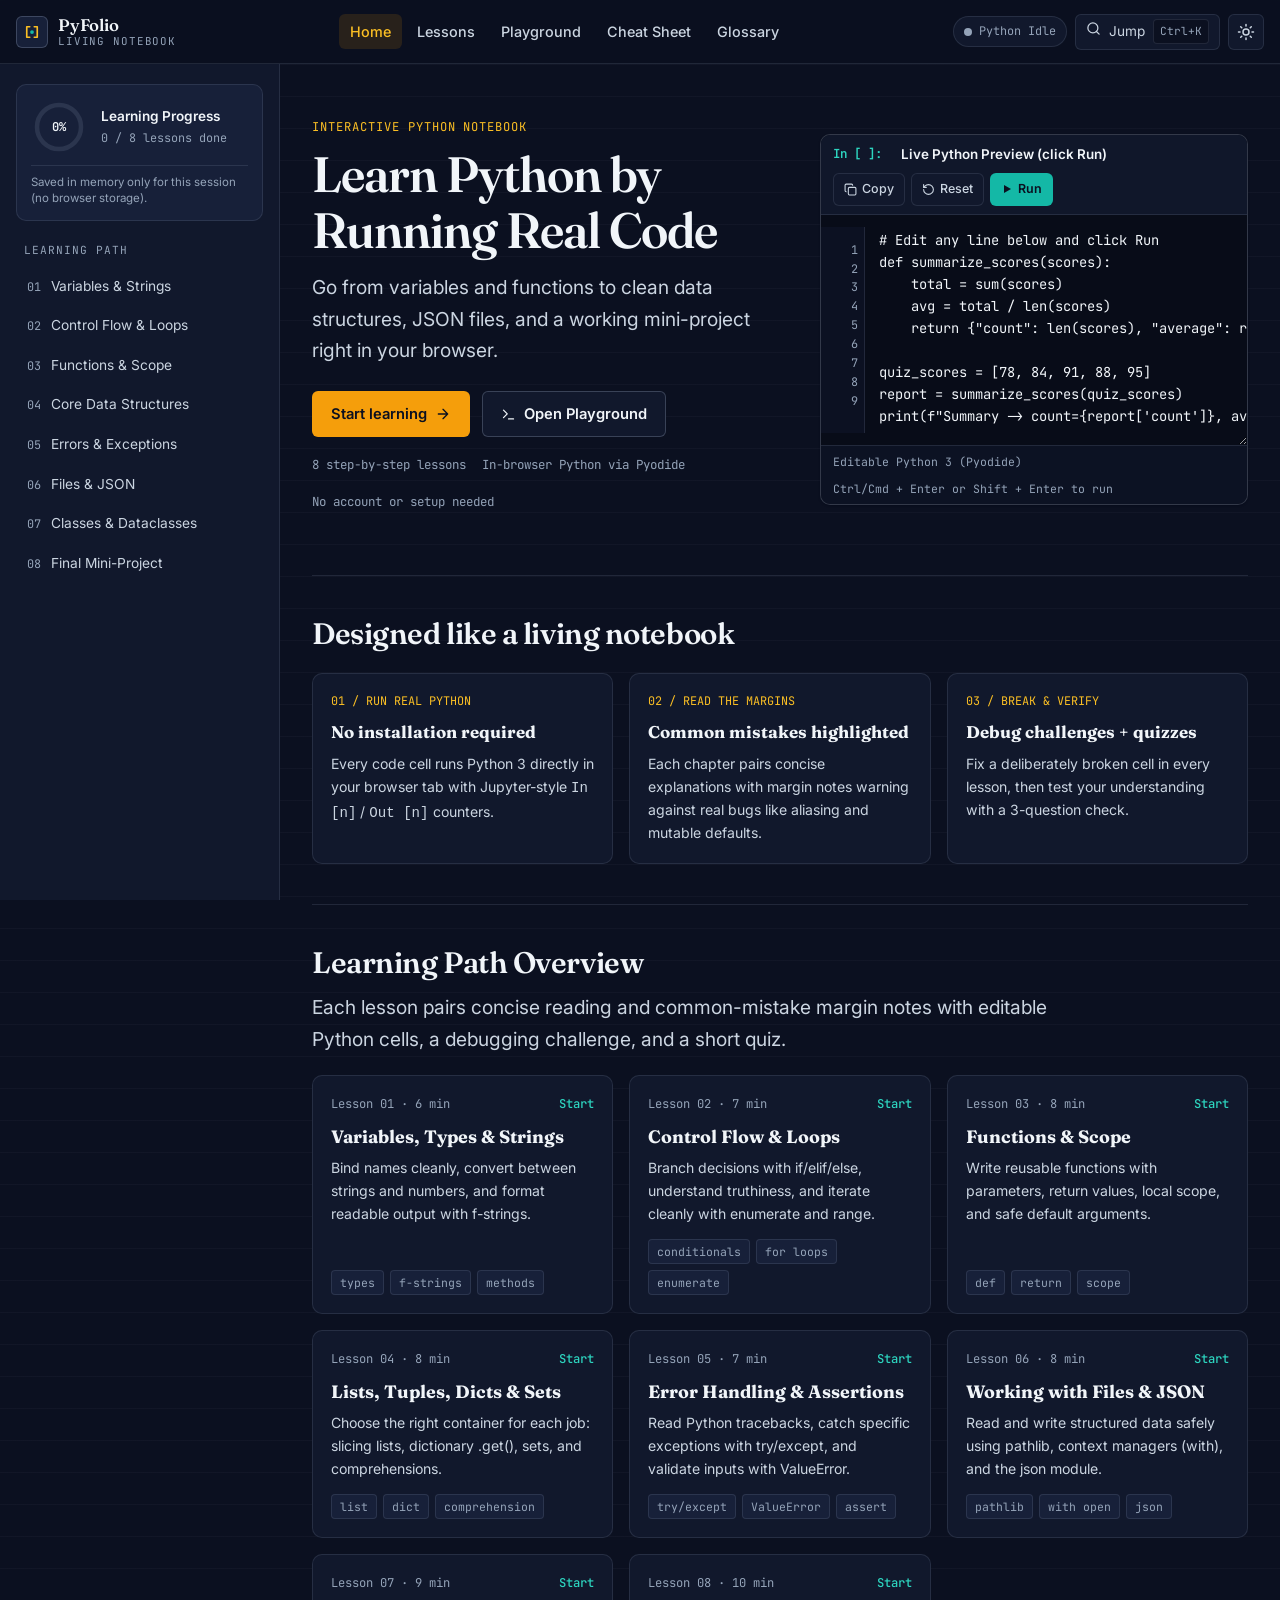
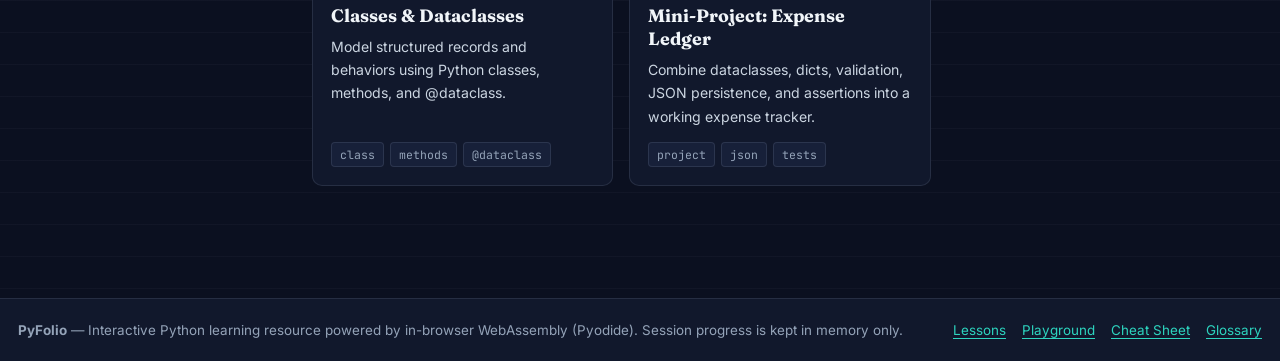
<file: index.html>
<!DOCTYPE html>
<html lang="en" data-theme="dark">
<head>
  <meta charset="UTF-8" />
  <meta name="viewport" content="width=device-width, initial-scale=1.0" />
  <title>PyFolio — Learn Python in a Living Notebook</title>
  <meta
    name="description"
    content="Learn Python step by step by editing and running real code in the browser. A living notebook with Jupyter-style cells, margin notes, debugging challenges, and quizzes."
  />

  <!-- Open Graph -->
  <meta property="og:type" content="website" />
  <meta property="og:title" content="PyFolio — Learn Python in a Living Notebook" />
  <meta
    property="og:description"
    content="Step-by-step interactive Python lessons powered by in-browser Pyodide cells, debugging challenges, cheat sheets, and a searchable glossary."
  />
  <meta name="theme-color" content="#0B1020" />

  <!-- Simple inline SVG favicon -->
  <link
    rel="icon"
    type="image/svg+xml"
    href="data:image/svg+xml,%3Csvg xmlns='http://www.w3.org/2000/svg' viewBox='0 0 32 32'%3E%3Crect width='32' height='32' rx='6' fill='%230B1020'/%3E%3Cpath d='M11 8H7v16h4M21 8h4v16h-4' stroke='%23F59E0B' stroke-width='2.5' fill='none' stroke-linecap='round' stroke-linejoin='round'/%3E%3Ccircle cx='16' cy='16' r='3' fill='%232DD4BF'/%3E%3C/svg%3E"
  />

  <!-- Google Fonts: Fraunces (headings), Inter (body), JetBrains Mono (code) -->
  <link rel="preconnect" href="https://fonts.googleapis.com" />
  <link rel="preconnect" href="https://fonts.gstatic.com" crossorigin />
  <link
    href="https://fonts.googleapis.com/css2?family=Fraunces:ital,opsz,wght@0,9..144,400..700;1,9..144,400..500&family=Inter:wght@400;500;600;700&family=JetBrains+Mono:wght@400;500;600&display=swap"
    rel="stylesheet"
  />

  <link rel="stylesheet" href="./styles/tokens.css" />
  <link rel="stylesheet" href="./styles/main.css" />
</head>
<body>
  <a class="skip-link" href="#main-content">Skip to main content</a>

  <div id="app" class="app-shell">
    <header class="site-header" role="banner">
      <div class="header-inner">
        <div class="header-left">
          <button
            type="button"
            id="mobile-menu-btn"
            class="icon-btn mobile-only"
            aria-label="Toggle learning path sidebar"
            aria-expanded="false"
            aria-controls="sidebar-drawer"
          ></button>

          <a href="#/" class="brand-link" id="brand-link">
            <span class="brand-mark" aria-hidden="true"></span>
            <span class="brand-text">
              <span class="brand-name" id="brand-name">PyFolio</span>
              <span class="brand-sub">Living Notebook</span>
            </span>
          </a>
        </div>

        <nav class="primary-nav" aria-label="Primary navigation">
          <a href="#/" class="nav-link" data-nav="home">Home</a>
          <a href="#/lessons/variables-strings" class="nav-link" data-nav="lessons">Lessons</a>
          <a href="#/playground" class="nav-link" data-nav="playground">Playground</a>
          <a href="#/cheatsheet" class="nav-link" data-nav="cheatsheet">Cheat Sheet</a>
          <a href="#/glossary" class="nav-link" data-nav="glossary">Glossary</a>
        </nav>

        <div class="header-actions">
          <div class="kernel-pill" id="kernel-status" role="status" aria-live="polite" title="In-browser Python (Pyodide) runtime status">
            <span class="kernel-dot" aria-hidden="true"></span>
            <span class="kernel-label">Python Idle</span>
          </div>

          <button
            type="button"
            id="cmd-palette-btn"
            class="cmd-trigger"
            aria-label="Open command palette"
            title="Quick jump (Ctrl/Cmd + K)"
          >
            <span class="cmd-trigger-icon" aria-hidden="true"></span>
            <span class="cmd-trigger-text">Jump</span>
            <kbd class="kbd-hint" id="cmd-kbd-hint">Ctrl+K</kbd>
          </button>

          <button
            type="button"
            id="theme-toggle-btn"
            class="icon-btn"
            aria-label="Switch to light mode"
            title="Toggle color theme"
          ></button>
        </div>
      </div>
    </header>

    <div class="workspace-frame" id="workspace-frame">
      <aside id="sidebar-drawer" class="sidebar" aria-label="Learning path and session progress"></aside>
      <div class="sidebar-backdrop" id="sidebar-backdrop" hidden></div>

      <main id="main-content" class="main-content" tabindex="-1">
        <div class="loading-shell">
          <p class="mono-muted">Loading Python notebook...</p>
        </div>
      </main>
    </div>

    <footer class="site-footer" role="contentinfo">
      <div class="footer-inner">
        <p class="footer-note">
          <strong>PyFolio</strong> — Interactive Python learning resource powered by in-browser WebAssembly (Pyodide). Session progress is kept in memory only.
        </p>
        <div class="footer-links">
          <a href="#/lessons/variables-strings">Lessons</a>
          <a href="#/playground">Playground</a>
          <a href="#/cheatsheet">Cheat Sheet</a>
          <a href="#/glossary">Glossary</a>
        </div>
      </div>
    </footer>
  </div>

  <!-- Command Palette Modal -->
  <div
    id="command-palette-backdrop"
    class="palette-backdrop"
    hidden
    role="dialog"
    aria-modal="true"
    aria-labelledby="palette-input-label"
  >
    <div class="palette-dialog">
      <div class="palette-search-row">
        <span class="palette-search-icon" aria-hidden="true"></span>
        <label id="palette-input-label" for="palette-input" class="sr-only">
          Search lessons, cheat sheet entries, and glossary terms
        </label>
        <input
          id="palette-input"
          type="text"
          class="palette-input"
          placeholder="Jump to lesson, cheat sheet snippet, or glossary term..."
          autocomplete="off"
          spellcheck="false"
        />
        <kbd class="kbd-hint">Esc</kbd>
      </div>
      <div id="palette-results" class="palette-results" role="listbox" aria-label="Quick navigation results"></div>
      <div class="palette-footer">
        <span><kbd>&uarr;</kbd><kbd>&darr;</kbd> navigate</span>
        <span><kbd>Enter</kbd> open</span>
        <span><kbd>Esc</kbd> close</span>
      </div>
    </div>
  </div>

  <script type="module" src="./js/app.js"></script>
</body>
</html>
</file>
<file: styles/tokens.css>
/* ==========================================================================
   Design Tokens — PyFolio ("The Living Notebook")
   Dark Ink (#0B1020) + Warm Archival Paper Light Mode
   Accents: Warm Amber + Cool Teal
   ========================================================================== */

:root {
  --font-display: 'Fraunces', Georgia, 'Times New Roman', serif;
  --font-sans: 'Inter', system-ui, -apple-system, BlinkMacSystemFont, 'Segoe UI', sans-serif;
  --font-mono: 'JetBrains Mono', ui-monospace, SFMono-Regular, Menlo, Monaco, Consolas, monospace;

  --header-height: 64px;
  --sidebar-width: 280px;
  --reading-max: 72ch;
  --radius-sm: 6px;
  --radius-md: 10px;
  --radius-lg: 14px;

  --ease-out: cubic-bezier(0.22, 1, 0.36, 1);
  --dur-fast: 150ms;
  --dur-med: 260ms;
}

/* Dark Ink Theme (Default) */
:root[data-theme='dark'] {
  color-scheme: dark;

  --bg-canvas: #0B1020;
  --bg-surface: #11182C;
  --bg-elevated: #172039;
  --bg-code: #080C18;
  --bg-code-header: #10172A;
  --bg-hover: rgba(148, 163, 184, 0.08);

  --text-primary: #F1F5F9;
  --text-secondary: #CBD5E1;
  --text-muted: #94A3B8;

  --border-subtle: rgba(148, 163, 184, 0.16);
  --border-strong: rgba(148, 163, 184, 0.3);

  /* Warm Amber */
  --accent-amber: #F59E0B;
  --accent-amber-text: #FBBF24;
  --accent-amber-soft: rgba(245, 158, 11, 0.13);
  --accent-amber-border: rgba(245, 158, 11, 0.35);

  /* Cool Teal */
  --accent-teal: #14B8A6;
  --accent-teal-text: #2DD4BF;
  --accent-teal-soft: rgba(20, 184, 166, 0.13);
  --accent-teal-border: rgba(45, 212, 191, 0.35);

  /* Status */
  --status-error: #F87171;
  --status-error-soft: rgba(248, 113, 113, 0.12);
  --status-error-border: rgba(248, 113, 113, 0.35);

  --shadow-sm: 0 1px 2px rgba(2, 6, 23, 0.45);
  --shadow-lg: 0 20px 50px rgba(2, 6, 23, 0.65);
  --notebook-rule: rgba(148, 163, 184, 0.045);

  /* Syntax Tokens (Dark Ink) */
  --tok-comment: #7C8CA3;
  --tok-string: #5EEAD4;
  --tok-keyword: #FBBF24;
  --tok-builtin: #93C5FD;
  --tok-number: #FDBA74;
  --tok-decorator: #C4B5FD;
}

/* Light Paper Theme */
:root[data-theme='light'] {
  color-scheme: light;

  --bg-canvas: #FAF8F5;
  --bg-surface: #FFFFFF;
  --bg-elevated: #F3EFE8;
  --bg-code: #F4F1EA;
  --bg-code-header: #EAE5DC;
  --bg-hover: rgba(15, 23, 42, 0.05);

  --text-primary: #0F172A;
  --text-secondary: #334155;
  --text-muted: #526075;

  --border-subtle: rgba(15, 23, 42, 0.12);
  --border-strong: rgba(15, 23, 42, 0.24);

  --accent-amber: #B45309;
  --accent-amber-text: #92400E;
  --accent-amber-soft: rgba(217, 119, 6, 0.10);
  --accent-amber-border: rgba(180, 83, 9, 0.32);

  --accent-teal: #0F766E;
  --accent-teal-text: #115E59;
  --accent-teal-soft: rgba(13, 148, 136, 0.10);
  --accent-teal-border: rgba(15, 118, 110, 0.32);

  --status-error: #B91C1C;
  --status-error-soft: rgba(185, 28, 28, 0.08);
  --status-error-border: rgba(185, 28, 28, 0.3);

  --shadow-sm: 0 1px 3px rgba(15, 23, 42, 0.08);
  --shadow-lg: 0 20px 50px rgba(15, 23, 42, 0.16);
  --notebook-rule: rgba(15, 23, 42, 0.04);

  /* Syntax Tokens (Light Paper) */
  --tok-comment: #64748B;
  --tok-string: #0F766E;
  --tok-keyword: #B45309;
  --tok-builtin: #1D4ED8;
  --tok-number: #C2410C;
  --tok-decorator: #6D28D9;
}
</file>
<file: styles/main.css>
/* ==========================================================================
   Main Stylesheet — PyFolio ("The Living Notebook")
   ========================================================================== */

*,
*::before,
*::after {
  box-sizing: border-box;
}

html {
  font-size: 16px;
  scroll-behavior: smooth;
  -webkit-font-smoothing: antialiased;
  -moz-osx-font-smoothing: grayscale;
}

body {
  margin: 0;
  font-family: var(--font-sans);
  background-color: var(--bg-canvas);
  background-image: linear-gradient(to bottom, var(--notebook-rule) 1px, transparent 1px);
  background-size: 100% 32px;
  color: var(--text-primary);
  line-height: 1.65;
  min-height: 100vh;
}

a {
  color: var(--accent-teal-text);
  text-decoration-thickness: 1px;
  text-underline-offset: 3px;
  transition: color var(--dur-fast) var(--ease-out);
}

a:hover {
  color: var(--accent-amber-text);
}

button,
input,
textarea {
  font: inherit;
  color: inherit;
}

:focus-visible {
  outline: 2px solid var(--accent-amber);
  outline-offset: 2px;
}

.sr-only {
  position: absolute;
  width: 1px;
  height: 1px;
  padding: 0;
  margin: -1px;
  overflow: hidden;
  clip: rect(0, 0, 0, 0);
  white-space: nowrap;
  border: 0;
}

.skip-link {
  position: fixed;
  top: -100px;
  left: 16px;
  z-index: 200;
  background: var(--accent-amber);
  color: #0B1020;
  font-weight: 600;
  padding: 10px 16px;
  border-radius: var(--radius-sm);
  text-decoration: none;
}

.skip-link:focus {
  top: 12px;
}

.mono-muted {
  font-family: var(--font-mono);
  font-size: 0.85rem;
  color: var(--text-muted);
}

/* Header */
.app-shell {
  display: flex;
  flex-direction: column;
  min-height: 100vh;
}

.site-header {
  position: sticky;
  top: 0;
  z-index: 50;
  height: var(--header-height);
  background: color-mix(in srgb, var(--bg-canvas) 90%, transparent);
  backdrop-filter: blur(10px);
  border-bottom: 1px solid var(--border-subtle);
}

.header-inner {
  max-width: 1440px;
  height: 100%;
  margin: 0 auto;
  padding: 0 16px;
  display: flex;
  align-items: center;
  justify-content: space-between;
  gap: 12px;
}

.header-left {
  display: flex;
  align-items: center;
  gap: 10px;
  min-width: 0;
}

.brand-link {
  display: inline-flex;
  align-items: center;
  gap: 10px;
  text-decoration: none;
  color: var(--text-primary);
}

.brand-mark {
  display: inline-flex;
  align-items: center;
  justify-content: center;
  width: 32px;
  height: 32px;
  border-radius: var(--radius-sm);
  background: var(--bg-elevated);
  border: 1px solid var(--border-strong);
  color: var(--accent-amber-text);
  flex-shrink: 0;
}

.brand-text {
  display: flex;
  flex-direction: column;
  line-height: 1.15;
}

.brand-name {
  font-family: var(--font-display);
  font-weight: 600;
  font-size: 1.05rem;
  letter-spacing: -0.01em;
}

.brand-sub {
  font-family: var(--font-mono);
  font-size: 0.68rem;
  text-transform: uppercase;
  letter-spacing: 0.08em;
  color: var(--text-muted);
}

.primary-nav {
  display: none;
  align-items: center;
  gap: 4px;
}

.nav-link {
  padding: 6px 11px;
  border-radius: var(--radius-sm);
  text-decoration: none;
  font-size: 0.9rem;
  font-weight: 500;
  color: var(--text-secondary);
  transition: background-color var(--dur-fast) var(--ease-out), color var(--dur-fast) var(--ease-out);
}

.nav-link:hover {
  background: var(--bg-hover);
  color: var(--text-primary);
}

.nav-link[aria-current='page'] {
  background: var(--accent-amber-soft);
  color: var(--accent-amber-text);
}

.header-actions {
  display: flex;
  align-items: center;
  gap: 8px;
}

.kernel-pill {
  display: none;
  align-items: center;
  gap: 7px;
  padding: 5px 10px;
  border-radius: 999px;
  border: 1px solid var(--border-subtle);
  background: var(--bg-surface);
  font-family: var(--font-mono);
  font-size: 0.74rem;
  color: var(--text-muted);
}

.kernel-dot {
  width: 8px;
  height: 8px;
  border-radius: 50%;
  background: var(--text-muted);
}

.kernel-pill[data-state='loading'] .kernel-dot {
  background: var(--accent-amber);
  animation: pulse-dot 1.1s infinite ease-in-out;
}

.kernel-pill[data-state='ready'] .kernel-dot {
  background: var(--accent-teal);
}

.kernel-pill[data-state='running'] .kernel-dot {
  background: var(--accent-amber);
  animation: pulse-dot 0.7s infinite ease-in-out;
}

.kernel-pill[data-state='error'] .kernel-dot {
  background: var(--status-error);
}

@keyframes pulse-dot {
  0%, 100% { opacity: 0.45; transform: scale(0.9); }
  50% { opacity: 1; transform: scale(1.15); }
}

.icon-btn {
  display: inline-flex;
  align-items: center;
  justify-content: center;
  width: 36px;
  height: 36px;
  border-radius: var(--radius-sm);
  border: 1px solid var(--border-subtle);
  background: var(--bg-surface);
  color: var(--text-secondary);
  cursor: pointer;
  transition: border-color var(--dur-fast) var(--ease-out), background-color var(--dur-fast) var(--ease-out), color var(--dur-fast) var(--ease-out);
}

.icon-btn:hover {
  border-color: var(--border-strong);
  background: var(--bg-elevated);
  color: var(--text-primary);
}

.cmd-trigger {
  display: inline-flex;
  align-items: center;
  gap: 8px;
  height: 36px;
  padding: 0 10px;
  border-radius: var(--radius-sm);
  border: 1px solid var(--border-subtle);
  background: var(--bg-surface);
  color: var(--text-secondary);
  font-size: 0.85rem;
  cursor: pointer;
  transition: border-color var(--dur-fast) var(--ease-out), background-color var(--dur-fast) var(--ease-out);
}

.cmd-trigger:hover {
  border-color: var(--border-strong);
  background: var(--bg-elevated);
  color: var(--text-primary);
}

.cmd-trigger-text {
  display: none;
}

.kbd-hint {
  font-family: var(--font-mono);
  font-size: 0.7rem;
  padding: 2px 6px;
  border-radius: 4px;
  border: 1px solid var(--border-subtle);
  background: var(--bg-canvas);
  color: var(--text-muted);
}

/* Workspace & Sidebar */
.workspace-frame {
  flex: 1;
  max-width: 1440px;
  width: 100%;
  margin: 0 auto;
  display: flex;
  position: relative;
}

.sidebar {
  position: fixed;
  top: var(--header-height);
  left: 0;
  bottom: 0;
  width: var(--sidebar-width);
  background: var(--bg-surface);
  border-right: 1px solid var(--border-subtle);
  padding: 20px 16px 28px;
  overflow-y: auto;
  z-index: 45;
  transform: translateX(-100%);
  transition: transform var(--dur-med) var(--ease-out);
}

.sidebar.is-open {
  transform: translateX(0);
}

.sidebar-backdrop {
  position: fixed;
  inset: var(--header-height) 0 0 0;
  background: rgba(2, 6, 23, 0.6);
  z-index: 40;
}

.main-content {
  flex: 1;
  min-width: 0;
  padding: 28px 18px 64px;
}

.progress-card {
  padding: 14px;
  border-radius: var(--radius-md);
  border: 1px solid var(--border-subtle);
  background: var(--bg-elevated);
  margin-bottom: 20px;
}

.progress-row {
  display: flex;
  align-items: center;
  gap: 14px;
}

.progress-ring-wrap {
  position: relative;
  width: 56px;
  height: 56px;
  flex-shrink: 0;
}

.progress-ring-svg {
  transform: rotate(-90deg);
  width: 56px;
  height: 56px;
}

.progress-ring-track {
  fill: none;
  stroke: var(--border-subtle);
  stroke-width: 4.5;
}

.progress-ring-fill {
  fill: none;
  stroke: var(--accent-teal);
  stroke-width: 4.5;
  stroke-linecap: round;
  transition: stroke-dashoffset 450ms var(--ease-out);
}

.progress-ring-pct {
  position: absolute;
  inset: 0;
  display: flex;
  align-items: center;
  justify-content: center;
  font-family: var(--font-mono);
  font-size: 0.76rem;
  font-weight: 600;
  color: var(--text-primary);
}

.progress-meta-title {
  font-size: 0.85rem;
  font-weight: 600;
  margin: 0 0 2px;
}

.progress-meta-sub {
  font-family: var(--font-mono);
  font-size: 0.74rem;
  color: var(--text-muted);
  margin: 0;
}

.memory-note {
  margin: 10px 0 0;
  padding-top: 8px;
  border-top: 1px solid var(--border-subtle);
  font-size: 0.72rem;
  color: var(--text-muted);
  line-height: 1.4;
}

.sidebar-section-label {
  font-family: var(--font-mono);
  font-size: 0.7rem;
  text-transform: uppercase;
  letter-spacing: 0.09em;
  color: var(--text-muted);
  margin: 18px 8px 8px;
}

.sidebar-list {
  list-style: none;
  padding: 0;
  margin: 0;
  display: flex;
  flex-direction: column;
  gap: 3px;
}

.sidebar-link {
  display: flex;
  align-items: flex-start;
  gap: 10px;
  padding: 8px 10px;
  border-radius: var(--radius-sm);
  text-decoration: none;
  color: var(--text-secondary);
  font-size: 0.86rem;
  line-height: 1.35;
  border: 1px solid transparent;
  transition: background-color var(--dur-fast) var(--ease-out), color var(--dur-fast) var(--ease-out), border-color var(--dur-fast) var(--ease-out);
}

.sidebar-link:hover {
  background: var(--bg-hover);
  color: var(--text-primary);
}

.sidebar-link[aria-current='page'] {
  background: var(--accent-amber-soft);
  border-color: var(--accent-amber-border);
  color: var(--text-primary);
  font-weight: 600;
}

.sidebar-step-num {
  font-family: var(--font-mono);
  font-size: 0.74rem;
  color: var(--text-muted);
  margin-top: 2px;
  flex-shrink: 0;
}

.sidebar-link[data-completed='true'] .sidebar-step-num {
  color: var(--accent-teal-text);
}

.sidebar-check {
  margin-left: auto;
  color: var(--accent-teal-text);
  flex-shrink: 0;
  margin-top: 2px;
}

.sidebar-mobile-links {
  margin-top: 20px;
  padding-top: 16px;
  border-top: 1px solid var(--border-subtle);
}

/* Editorial Typography */
.page-container {
  max-width: 1020px;
  margin: 0 auto;
  animation: page-fade var(--dur-med) var(--ease-out);
}

@keyframes page-fade {
  from { opacity: 0; transform: translateY(6px); }
  to { opacity: 1; transform: translateY(0); }
}

.eyebrow {
  display: inline-flex;
  align-items: center;
  gap: 8px;
  font-family: var(--font-mono);
  font-size: 0.76rem;
  text-transform: uppercase;
  letter-spacing: 0.08em;
  color: var(--accent-amber-text);
  margin-bottom: 10px;
}

.display-title {
  font-family: var(--font-display);
  font-variation-settings: 'opsz' 72;
  font-weight: 600;
  font-size: clamp(2rem, 4vw, 3.1rem);
  line-height: 1.12;
  letter-spacing: -0.02em;
  margin: 0 0 14px;
}

.section-title {
  font-family: var(--font-display);
  font-weight: 600;
  font-size: clamp(1.4rem, 2.5vw, 1.85rem);
  line-height: 1.2;
  letter-spacing: -0.015em;
  margin: 0 0 12px;
}

.lead-text {
  font-size: clamp(1.05rem, 1.5vw, 1.2rem);
  color: var(--text-secondary);
  max-width: 62ch;
  margin: 0 0 24px;
}

/* Buttons */
.btn {
  display: inline-flex;
  align-items: center;
  justify-content: center;
  gap: 8px;
  padding: 10px 18px;
  border-radius: var(--radius-sm);
  font-weight: 600;
  font-size: 0.92rem;
  text-decoration: none;
  cursor: pointer;
  border: 1px solid transparent;
  transition: transform var(--dur-fast) var(--ease-out), background-color var(--dur-fast) var(--ease-out), border-color var(--dur-fast) var(--ease-out);
}

.btn:active {
  transform: translateY(1px);
}

.btn-primary {
  background: var(--accent-amber);
  color: #0B1020;
}

.btn-primary:hover {
  background: var(--accent-amber-text);
  color: #0B1020;
}

.btn-secondary {
  background: var(--bg-surface);
  border-color: var(--border-strong);
  color: var(--text-primary);
}

.btn-secondary:hover {
  background: var(--bg-elevated);
  color: var(--text-primary);
}

.btn-teal {
  background: var(--accent-teal-soft);
  border-color: var(--accent-teal-border);
  color: var(--accent-teal-text);
}

.btn-teal:hover {
  background: color-mix(in srgb, var(--accent-teal) 22%, transparent);
}

.btn-sm {
  padding: 6px 11px;
  font-size: 0.8rem;
}

/* Home */
.hero-section {
  padding: 12px 0 42px;
  border-bottom: 1px solid var(--border-subtle);
}

.hero-grid {
  display: grid;
  grid-template-columns: 1fr;
  gap: 28px;
  align-items: start;
}

.hero-actions {
  display: flex;
  flex-wrap: wrap;
  gap: 12px;
  margin-bottom: 18px;
}

.hero-meta-strip {
  display: flex;
  flex-wrap: wrap;
  gap: 16px;
  font-family: var(--font-mono);
  font-size: 0.78rem;
  color: var(--text-muted);
}

.section-block {
  padding: 40px 0;
  border-bottom: 1px solid var(--border-subtle);
}

.section-block:last-child {
  border-bottom: none;
}

.path-grid {
  display: grid;
  grid-template-columns: repeat(auto-fill, minmax(270px, 1fr));
  gap: 16px;
  margin-top: 20px;
}

.lesson-card {
  display: flex;
  flex-direction: column;
  padding: 18px;
  border-radius: var(--radius-md);
  border: 1px solid var(--border-subtle);
  background: var(--bg-surface);
  text-decoration: none;
  color: var(--text-primary);
  transition: border-color var(--dur-fast) var(--ease-out), transform var(--dur-fast) var(--ease-out);
}

.lesson-card:hover {
  border-color: var(--accent-teal-border);
  transform: translateY(-2px);
  color: var(--text-primary);
}

.lesson-card-top {
  display: flex;
  align-items: center;
  justify-content: space-between;
  font-family: var(--font-mono);
  font-size: 0.76rem;
  color: var(--text-muted);
  margin-bottom: 10px;
}

.lesson-card-status {
  color: var(--accent-teal-text);
  font-weight: 500;
}

.lesson-card h3 {
  font-family: var(--font-display);
  font-size: 1.12rem;
  margin: 0 0 8px;
  line-height: 1.3;
}

.lesson-card p {
  font-size: 0.88rem;
  color: var(--text-secondary);
  margin: 0 0 14px;
  flex: 1;
}

.lesson-card-tags {
  display: flex;
  flex-wrap: wrap;
  gap: 6px;
}

.tag-chip {
  font-family: var(--font-mono);
  font-size: 0.72rem;
  padding: 2px 8px;
  border-radius: 4px;
  background: var(--bg-elevated);
  border: 1px solid var(--border-subtle);
  color: var(--text-muted);
}

/* Lesson Editorial Layout + Margin Notes */
.lesson-header {
  padding-bottom: 22px;
  border-bottom: 1px solid var(--border-subtle);
  margin-bottom: 28px;
}

.lesson-meta-row {
  display: flex;
  flex-wrap: wrap;
  align-items: center;
  gap: 14px;
  font-family: var(--font-mono);
  font-size: 0.78rem;
  color: var(--text-muted);
}

.notebook-layout {
  display: grid;
  grid-template-columns: 1fr;
  gap: 28px;
  align-items: start;
}

.prose-column {
  min-width: 0;
  max-width: var(--reading-max);
}

.prose-section {
  margin-bottom: 26px;
}

.prose-section h2 {
  font-family: var(--font-display);
  font-size: 1.35rem;
  margin: 0 0 10px;
  color: var(--text-primary);
}

.prose-section p {
  margin: 0 0 12px;
  color: var(--text-secondary);
  font-size: 1.02rem;
}

.prose-section code {
  font-family: var(--font-mono);
  font-size: 0.87em;
  padding: 2px 6px;
  border-radius: 4px;
  background: var(--bg-elevated);
  border: 1px solid var(--border-subtle);
  color: var(--accent-teal-text);
}

.prose-list {
  margin: 8px 0 14px;
  padding-left: 20px;
  color: var(--text-secondary);
}

.prose-list li {
  margin-bottom: 6px;
}

.margin-column {
  display: flex;
  flex-direction: column;
  gap: 16px;
}

.margin-note {
  padding: 16px;
  border-radius: var(--radius-md);
  border-left: 3px solid var(--accent-amber);
  background: var(--bg-surface);
  border-top: 1px solid var(--border-subtle);
  border-right: 1px solid var(--border-subtle);
  border-bottom: 1px solid var(--border-subtle);
}

.margin-note--teal {
  border-left-color: var(--accent-teal);
}

.margin-note-label {
  display: flex;
  align-items: center;
  gap: 7px;
  font-family: var(--font-mono);
  font-size: 0.74rem;
  text-transform: uppercase;
  letter-spacing: 0.08em;
  color: var(--accent-amber-text);
  margin-bottom: 8px;
}

.margin-note--teal .margin-note-label {
  color: var(--accent-teal-text);
}

.margin-note h3 {
  font-family: var(--font-display);
  font-size: 1.02rem;
  margin: 0 0 8px;
}

.margin-note p {
  font-size: 0.88rem;
  color: var(--text-secondary);
  margin: 0 0 8px;
  line-height: 1.55;
}

.margin-note p:last-child {
  margin-bottom: 0;
}

.margin-note code {
  font-family: var(--font-mono);
  font-size: 0.85em;
  padding: 1px 5px;
  border-radius: 4px;
  background: var(--bg-elevated);
}

/* Notebook Cell */
.notebook-cell {
  margin: 22px 0 28px;
  border-radius: var(--radius-md);
  border: 1px solid var(--border-strong);
  background: var(--bg-code);
  overflow: hidden;
  box-shadow: var(--shadow-sm);
  transition: border-color var(--dur-fast) var(--ease-out), box-shadow var(--dur-fast) var(--ease-out);
}

.notebook-cell:focus-within {
  border-color: var(--accent-teal-border);
  box-shadow: 0 0 0 3px var(--accent-teal-soft), var(--shadow-sm);
}

.notebook-cell--buggy {
  border-color: var(--accent-amber-border);
}

.notebook-cell--buggy:focus-within {
  border-color: var(--accent-amber);
  box-shadow: 0 0 0 3px var(--accent-amber-soft), var(--shadow-sm);
}

.cell-toolbar {
  display: flex;
  flex-wrap: wrap;
  align-items: center;
  justify-content: space-between;
  gap: 8px;
  padding: 8px 12px;
  background: var(--bg-code-header);
  border-bottom: 1px solid var(--border-subtle);
}

.cell-title-group {
  display: flex;
  align-items: center;
  gap: 10px;
  min-width: 0;
}

.cell-counter {
  font-family: var(--font-mono);
  font-size: 0.78rem;
  font-weight: 600;
  color: var(--accent-teal-text);
  min-width: 58px;
}

.notebook-cell--buggy .cell-counter {
  color: var(--accent-amber-text);
}

.cell-label {
  font-size: 0.84rem;
  font-weight: 600;
  color: var(--text-primary);
}

.cell-actions {
  display: flex;
  align-items: center;
  gap: 6px;
}

.cell-btn {
  display: inline-flex;
  align-items: center;
  gap: 5px;
  padding: 5px 10px;
  border-radius: var(--radius-sm);
  border: 1px solid var(--border-subtle);
  background: var(--bg-surface);
  color: var(--text-secondary);
  font-size: 0.78rem;
  font-weight: 500;
  cursor: pointer;
  transition: background-color var(--dur-fast) var(--ease-out), border-color var(--dur-fast) var(--ease-out), color var(--dur-fast) var(--ease-out);
}

.cell-btn:hover:not(:disabled) {
  background: var(--bg-elevated);
  border-color: var(--border-strong);
  color: var(--text-primary);
}

.cell-btn:disabled {
  opacity: 0.55;
  cursor: wait;
}

.cell-btn--run {
  background: var(--accent-teal);
  border-color: transparent;
  color: #0B1020;
  font-weight: 600;
}

.cell-btn--run:hover:not(:disabled) {
  background: var(--accent-teal-text);
  color: #0B1020;
}

.cell-editor-wrap {
  display: grid;
  grid-template-columns: 44px 1fr;
}

.cell-gutter {
  padding: 14px 6px 14px 8px;
  border-right: 1px solid var(--border-subtle);
  font-family: var(--font-mono);
  font-size: 0.74rem;
  line-height: 1.6;
  text-align: right;
  color: var(--text-muted);
  user-select: none;
  background: color-mix(in srgb, var(--bg-code-header) 55%, transparent);
}

.cell-textarea {
  width: 100%;
  min-height: 110px;
  padding: 14px;
  border: none;
  background: transparent;
  color: var(--text-primary);
  font-family: var(--font-mono);
  font-size: 0.86rem;
  line-height: 1.6;
  white-space: pre;
  overflow-x: auto;
  resize: vertical;
  tab-size: 4;
}

.cell-textarea:focus {
  outline: none;
  background: color-mix(in srgb, var(--accent-teal) 4%, transparent);
}

.cell-hint-bar {
  display: flex;
  flex-wrap: wrap;
  align-items: center;
  justify-content: space-between;
  gap: 8px;
  padding: 6px 12px;
  border-top: 1px solid var(--border-subtle);
  background: color-mix(in srgb, var(--bg-code-header) 60%, transparent);
  font-family: var(--font-mono);
  font-size: 0.72rem;
  color: var(--text-muted);
}

.cell-output {
  border-top: 1px solid var(--border-subtle);
  background: var(--bg-surface);
  padding: 12px 14px;
}

.cell-output-header {
  display: flex;
  align-items: center;
  justify-content: space-between;
  margin-bottom: 8px;
  font-family: var(--font-mono);
  font-size: 0.74rem;
  color: var(--text-muted);
}

.cell-out-tag {
  color: var(--accent-amber-text);
  font-weight: 600;
}

.cell-status-pill {
  display: inline-flex;
  align-items: center;
  gap: 5px;
  padding: 2px 8px;
  border-radius: 999px;
  font-family: var(--font-mono);
  font-size: 0.7rem;
  font-weight: 600;
}

.cell-status-pill--ok {
  background: var(--accent-teal-soft);
  color: var(--accent-teal-text);
  border: 1px solid var(--accent-teal-border);
}

.cell-status-pill--err {
  background: var(--status-error-soft);
  color: var(--status-error);
  border: 1px solid var(--status-error-border);
}

/* Syntax Token Colors */
.tok-comment { color: var(--tok-comment); font-style: italic; }
.tok-string { color: var(--tok-string); }
.tok-keyword { color: var(--tok-keyword); font-weight: 500; }
.tok-builtin { color: var(--tok-builtin); }
.tok-number { color: var(--tok-number); }
.tok-decorator { color: var(--tok-decorator); }

/* Editorial Pillars & Lesson Progress Bar */
.how-grid {
  display: grid;
  grid-template-columns: repeat(auto-fit, minmax(220px, 1fr));
  gap: 16px;
  margin-top: 22px;
}

.how-card {
  padding: 18px;
  border-radius: var(--radius-md);
  border: 1px solid var(--border-subtle);
  background: var(--bg-surface);
}

.how-num {
  font-family: var(--font-mono);
  font-size: 0.74rem;
  color: var(--accent-amber-text);
  margin-bottom: 6px;
}

.how-card h3 {
  font-family: var(--font-display);
  font-size: 1.06rem;
  margin: 0 0 6px;
}

.how-card p {
  font-size: 0.88rem;
  color: var(--text-secondary);
  margin: 0;
}

.lesson-progress-track {
  width: 100%;
  height: 3px;
  border-radius: 999px;
  background: var(--border-subtle);
  overflow: hidden;
  margin-top: 16px;
}

.lesson-progress-fill {
  height: 100%;
  background: linear-gradient(90deg, var(--accent-amber), var(--accent-teal));
  border-radius: 999px;
}

.cell-stdout {
  margin: 0;
  font-family: var(--font-mono);
  font-size: 0.83rem;
  line-height: 1.55;
  white-space: pre-wrap;
  word-break: break-word;
  color: var(--text-primary);
}

.cell-error {
  margin: 0;
  padding: 10px 12px;
  border-radius: var(--radius-sm);
  background: var(--status-error-soft);
  border: 1px solid var(--status-error-border);
  font-family: var(--font-mono);
  font-size: 0.82rem;
  line-height: 1.5;
  white-space: pre-wrap;
  word-break: break-word;
  color: var(--status-error);
}

/* Break-it Challenge Box */
.challenge-box {
  margin: 28px 0;
  padding: 20px;
  border-radius: var(--radius-md);
  border: 1px solid var(--accent-amber-border);
  background: var(--accent-amber-soft);
}

.challenge-header {
  display: flex;
  align-items: center;
  gap: 8px;
  font-family: var(--font-mono);
  font-size: 0.78rem;
  text-transform: uppercase;
  letter-spacing: 0.08em;
  color: var(--accent-amber-text);
  margin-bottom: 6px;
}

.challenge-box h3 {
  font-family: var(--font-display);
  font-size: 1.2rem;
  margin: 0 0 8px;
}

.challenge-box > p {
  font-size: 0.94rem;
  color: var(--text-secondary);
  margin: 0 0 12px;
}

.challenge-details {
  display: flex;
  flex-wrap: wrap;
  gap: 10px;
  margin-top: 10px;
}

.disclosure-panel {
  margin-top: 10px;
  padding: 12px 14px;
  border-radius: var(--radius-sm);
  border: 1px solid var(--border-subtle);
  background: var(--bg-surface);
  font-size: 0.88rem;
  color: var(--text-secondary);
}

/* Quiz */
.quiz-card {
  margin: 32px 0;
  padding: 22px;
  border-radius: var(--radius-md);
  border: 1px solid var(--border-subtle);
  background: var(--bg-surface);
}

.quiz-header {
  display: flex;
  align-items: center;
  justify-content: space-between;
  gap: 12px;
  margin-bottom: 18px;
}

.quiz-header h3 {
  font-family: var(--font-display);
  font-size: 1.25rem;
  margin: 0;
}

.quiz-score-pill {
  font-family: var(--font-mono);
  font-size: 0.78rem;
  padding: 4px 10px;
  border-radius: 999px;
  background: var(--bg-elevated);
  border: 1px solid var(--border-subtle);
  color: var(--text-secondary);
}

.quiz-question {
  padding: 16px 0;
  border-top: 1px solid var(--border-subtle);
}

.quiz-question:first-of-type {
  border-top: none;
  padding-top: 0;
}

.quiz-prompt {
  font-weight: 600;
  margin: 0 0 10px;
  font-size: 0.96rem;
}

.quiz-options {
  display: grid;
  gap: 8px;
}

.quiz-option {
  text-align: left;
  padding: 10px 14px;
  border-radius: var(--radius-sm);
  border: 1px solid var(--border-subtle);
  background: var(--bg-elevated);
  color: var(--text-primary);
  font-size: 0.9rem;
  cursor: pointer;
  transition: border-color var(--dur-fast) var(--ease-out), background-color var(--dur-fast) var(--ease-out);
}

.quiz-option:hover:not(:disabled) {
  border-color: var(--border-strong);
  background: var(--bg-hover);
}

.quiz-option[data-state='correct'] {
  border-color: var(--accent-teal);
  background: var(--accent-teal-soft);
}

.quiz-option[data-state='incorrect'] {
  border-color: var(--status-error);
  background: var(--status-error-soft);
}

.quiz-feedback {
  margin-top: 10px;
  font-size: 0.86rem;
  color: var(--text-secondary);
  padding: 8px 12px;
  border-left: 2px solid var(--accent-teal);
  background: var(--bg-elevated);
  border-radius: 0 var(--radius-sm) var(--radius-sm) 0;
}

.quiz-feedback[data-correct='false'] {
  border-left-color: var(--status-error);
}

.lesson-nav-footer {
  display: flex;
  flex-wrap: wrap;
  align-items: center;
  justify-content: space-between;
  gap: 12px;
  padding-top: 24px;
  margin-top: 28px;
  border-top: 1px solid var(--border-subtle);
}

/* Playground, Cheat Sheet, Glossary */
.toolbar-row {
  display: flex;
  flex-wrap: wrap;
  align-items: center;
  justify-content: space-between;
  gap: 12px;
  margin-bottom: 18px;
}

.search-input {
  width: 100%;
  max-width: 420px;
  padding: 10px 14px;
  border-radius: var(--radius-sm);
  border: 1px solid var(--border-strong);
  background: var(--bg-surface);
  color: var(--text-primary);
  font-size: 0.92rem;
}

.filter-pills {
  display: flex;
  flex-wrap: wrap;
  gap: 6px;
}

.filter-pill {
  padding: 6px 12px;
  border-radius: 999px;
  border: 1px solid var(--border-subtle);
  background: var(--bg-surface);
  color: var(--text-secondary);
  font-size: 0.82rem;
  cursor: pointer;
}

.filter-pill[aria-pressed='true'] {
  background: var(--accent-teal-soft);
  border-color: var(--accent-teal-border);
  color: var(--accent-teal-text);
  font-weight: 600;
}

.cheat-grid {
  display: grid;
  grid-template-columns: repeat(auto-fill, minmax(300px, 1fr));
  gap: 16px;
}

.cheat-card {
  display: flex;
  flex-direction: column;
  border-radius: var(--radius-md);
  border: 1px solid var(--border-subtle);
  background: var(--bg-surface);
  overflow: hidden;
}

.cheat-card-head {
  display: flex;
  align-items: center;
  justify-content: space-between;
  gap: 8px;
  padding: 12px 14px;
  border-bottom: 1px solid var(--border-subtle);
}

.cheat-card-title {
  font-weight: 600;
  font-size: 0.94rem;
  margin: 0;
}

.cheat-card-cat {
  font-family: var(--font-mono);
  font-size: 0.72rem;
  color: var(--accent-amber-text);
}

.cheat-pre {
  margin: 0;
  padding: 14px;
  background: var(--bg-code);
  font-family: var(--font-mono);
  font-size: 0.8rem;
  line-height: 1.55;
  overflow-x: auto;
  color: var(--text-primary);
  flex: 1;
}

.cheat-card-foot {
  display: flex;
  align-items: center;
  justify-content: space-between;
  gap: 8px;
  padding: 10px 14px;
  border-top: 1px solid var(--border-subtle);
  font-size: 0.82rem;
  color: var(--text-muted);
}

.glossary-list {
  display: grid;
  gap: 14px;
}

.glossary-item {
  padding: 18px;
  border-radius: var(--radius-md);
  border: 1px solid var(--border-subtle);
  background: var(--bg-surface);
}

.glossary-item-top {
  display: flex;
  flex-wrap: wrap;
  align-items: baseline;
  justify-content: space-between;
  gap: 8px;
  margin-bottom: 6px;
}

.glossary-term {
  font-family: var(--font-display);
  font-size: 1.18rem;
  font-weight: 600;
  margin: 0;
}

.glossary-def {
  margin: 0 0 10px;
  color: var(--text-secondary);
}

.glossary-example {
  font-family: var(--font-mono);
  font-size: 0.8rem;
  padding: 8px 12px;
  border-radius: var(--radius-sm);
  background: var(--bg-code);
  border: 1px solid var(--border-subtle);
  color: var(--text-secondary);
  margin: 0 0 10px;
}

/* Command Palette */
.palette-backdrop {
  position: fixed;
  inset: 0;
  z-index: 100;
  background: rgba(2, 6, 23, 0.72);
  display: flex;
  align-items: flex-start;
  justify-content: center;
  padding: 10vh 16px 16px;
}

.palette-backdrop[hidden] {
  display: none;
}

.palette-dialog {
  width: 100%;
  max-width: 600px;
  border-radius: var(--radius-lg);
  border: 1px solid var(--border-strong);
  background: var(--bg-surface);
  box-shadow: var(--shadow-lg);
  overflow: hidden;
}

.palette-search-row {
  display: flex;
  align-items: center;
  gap: 10px;
  padding: 12px 16px;
  border-bottom: 1px solid var(--border-subtle);
}

.palette-search-icon {
  color: var(--text-muted);
  display: inline-flex;
}

.palette-input {
  flex: 1;
  border: none;
  background: transparent;
  font-size: 0.98rem;
  color: var(--text-primary);
}

.palette-input:focus {
  outline: none;
}

.palette-results {
  max-height: 360px;
  overflow-y: auto;
  padding: 8px;
}

.palette-item {
  width: 100%;
  display: flex;
  align-items: center;
  justify-content: space-between;
  gap: 12px;
  padding: 10px 12px;
  border: none;
  border-radius: var(--radius-sm);
  background: transparent;
  text-align: left;
  cursor: pointer;
}

.palette-item[aria-selected='true'],
.palette-item:hover {
  background: var(--bg-elevated);
}

.palette-item-title {
  font-weight: 600;
  font-size: 0.9rem;
  color: var(--text-primary);
}

.palette-item-sub {
  font-size: 0.8rem;
  color: var(--text-muted);
}

.palette-item-kind {
  font-family: var(--font-mono);
  font-size: 0.72rem;
  padding: 2px 7px;
  border-radius: 4px;
  background: var(--bg-canvas);
  border: 1px solid var(--border-subtle);
  color: var(--accent-amber-text);
  flex-shrink: 0;
}

.palette-empty {
  padding: 24px;
  text-align: center;
  color: var(--text-muted);
  font-size: 0.9rem;
}

.palette-footer {
  display: flex;
  flex-wrap: wrap;
  gap: 16px;
  padding: 8px 16px;
  border-top: 1px solid var(--border-subtle);
  background: var(--bg-elevated);
  font-family: var(--font-mono);
  font-size: 0.72rem;
  color: var(--text-muted);
}

.palette-footer kbd {
  padding: 1px 4px;
  border: 1px solid var(--border-subtle);
  border-radius: 3px;
  background: var(--bg-surface);
}

/* Footer */
.site-footer {
  border-top: 1px solid var(--border-subtle);
  background: var(--bg-surface);
  padding: 20px 18px;
}

.footer-inner {
  max-width: 1440px;
  margin: 0 auto;
  display: flex;
  flex-wrap: wrap;
  align-items: center;
  justify-content: space-between;
  gap: 12px;
}

.footer-note {
  margin: 0;
  font-size: 0.84rem;
  color: var(--text-muted);
}

.footer-links {
  display: flex;
  gap: 16px;
  font-size: 0.84rem;
}

/* Breakpoints */
@media (min-width: 768px) {
  .primary-nav {
    display: flex;
  }

  .kernel-pill {
    display: inline-flex;
  }

  .cmd-trigger-text {
    display: inline;
  }

  .main-content {
    padding: 36px 32px 72px;
  }
}

@media (min-width: 1024px) {
  .mobile-only {
    display: none;
  }

  .sidebar {
    position: sticky;
    top: var(--header-height);
    height: calc(100vh - var(--header-height));
    transform: none;
    flex-shrink: 0;
  }

  .sidebar-mobile-links {
    display: none;
  }

  .hero-grid {
    grid-template-columns: 1.05fr 0.95fr;
    gap: 36px;
  }

  .notebook-layout {
    grid-template-columns: minmax(0, 1fr) 290px;
    gap: 36px;
  }

  .margin-column {
    position: sticky;
    top: calc(var(--header-height) + 24px);
  }
}

@media (prefers-reduced-motion: reduce) {
  *,
  *::before,
  *::after {
    animation-duration: 0.01ms !important;
    animation-iteration-count: 1 !important;
    transition-duration: 0.01ms !important;
    scroll-behavior: auto !important;
  }
}
</file>
